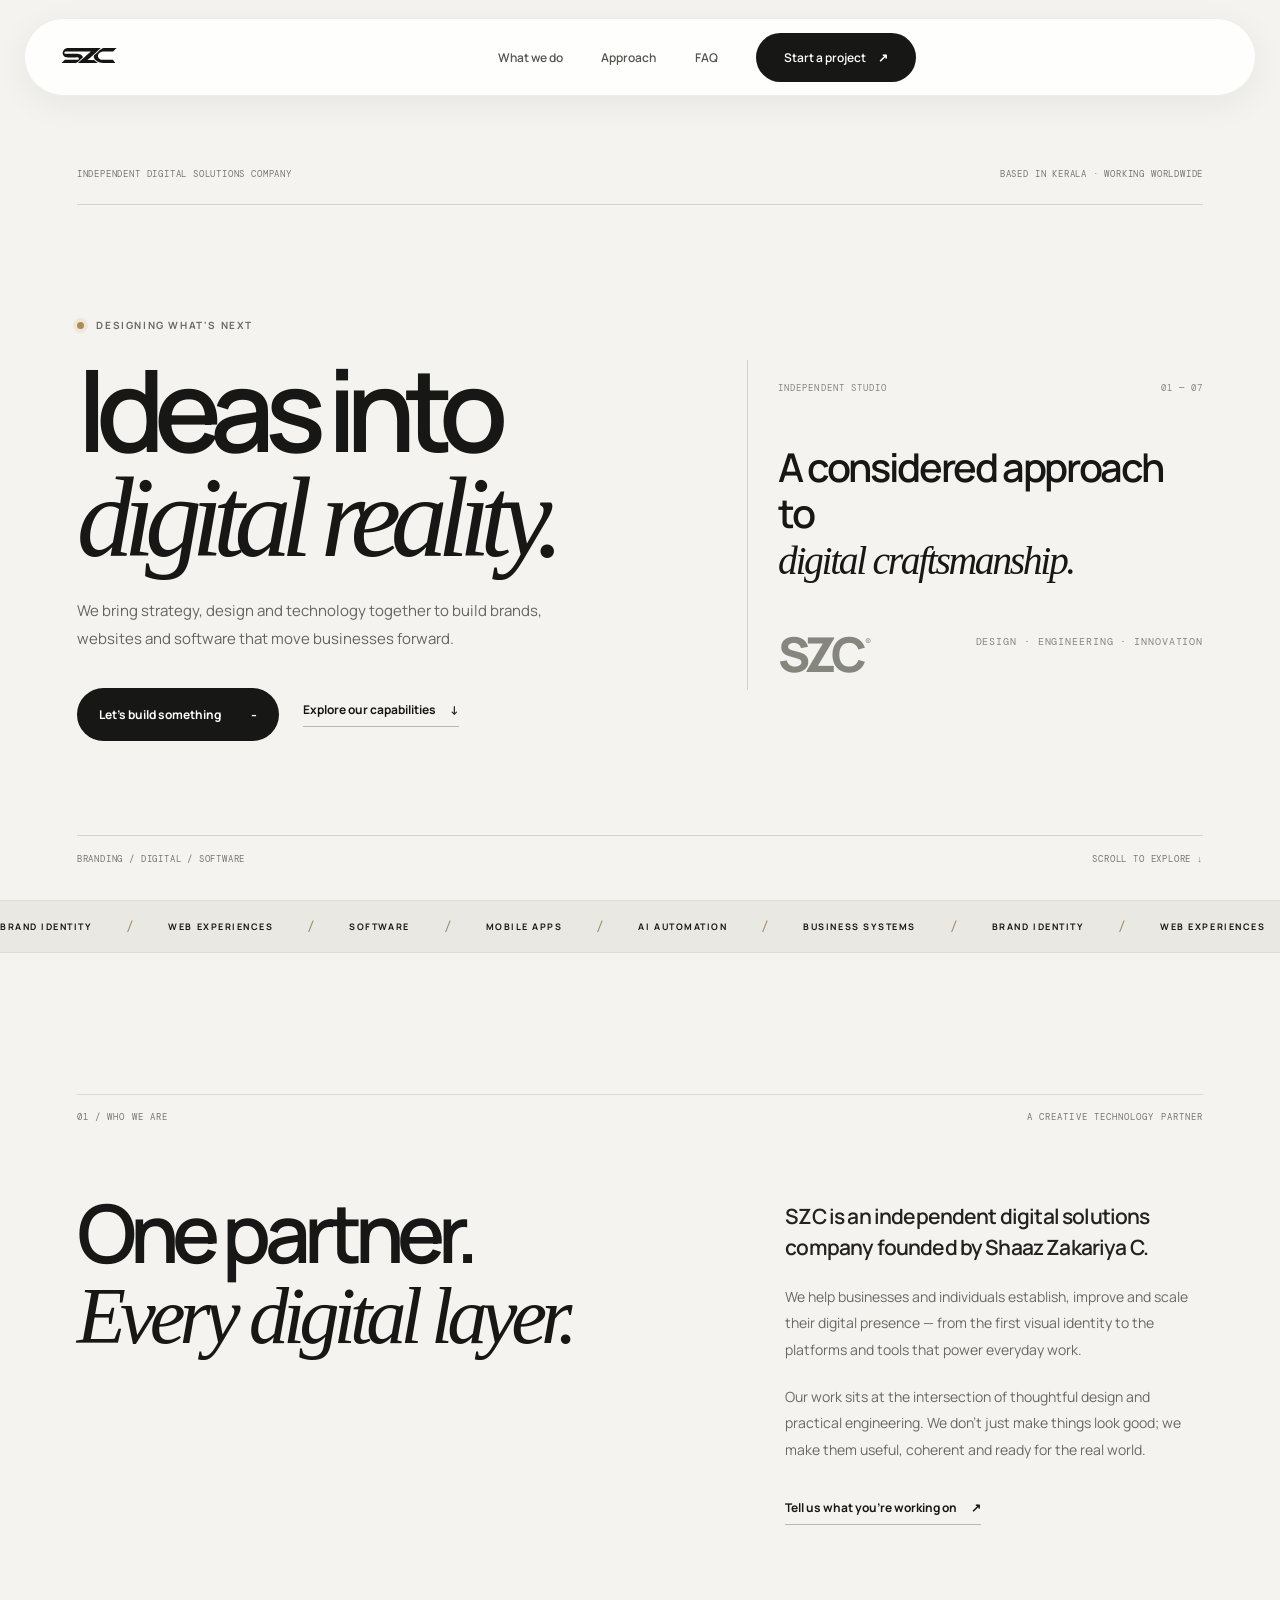
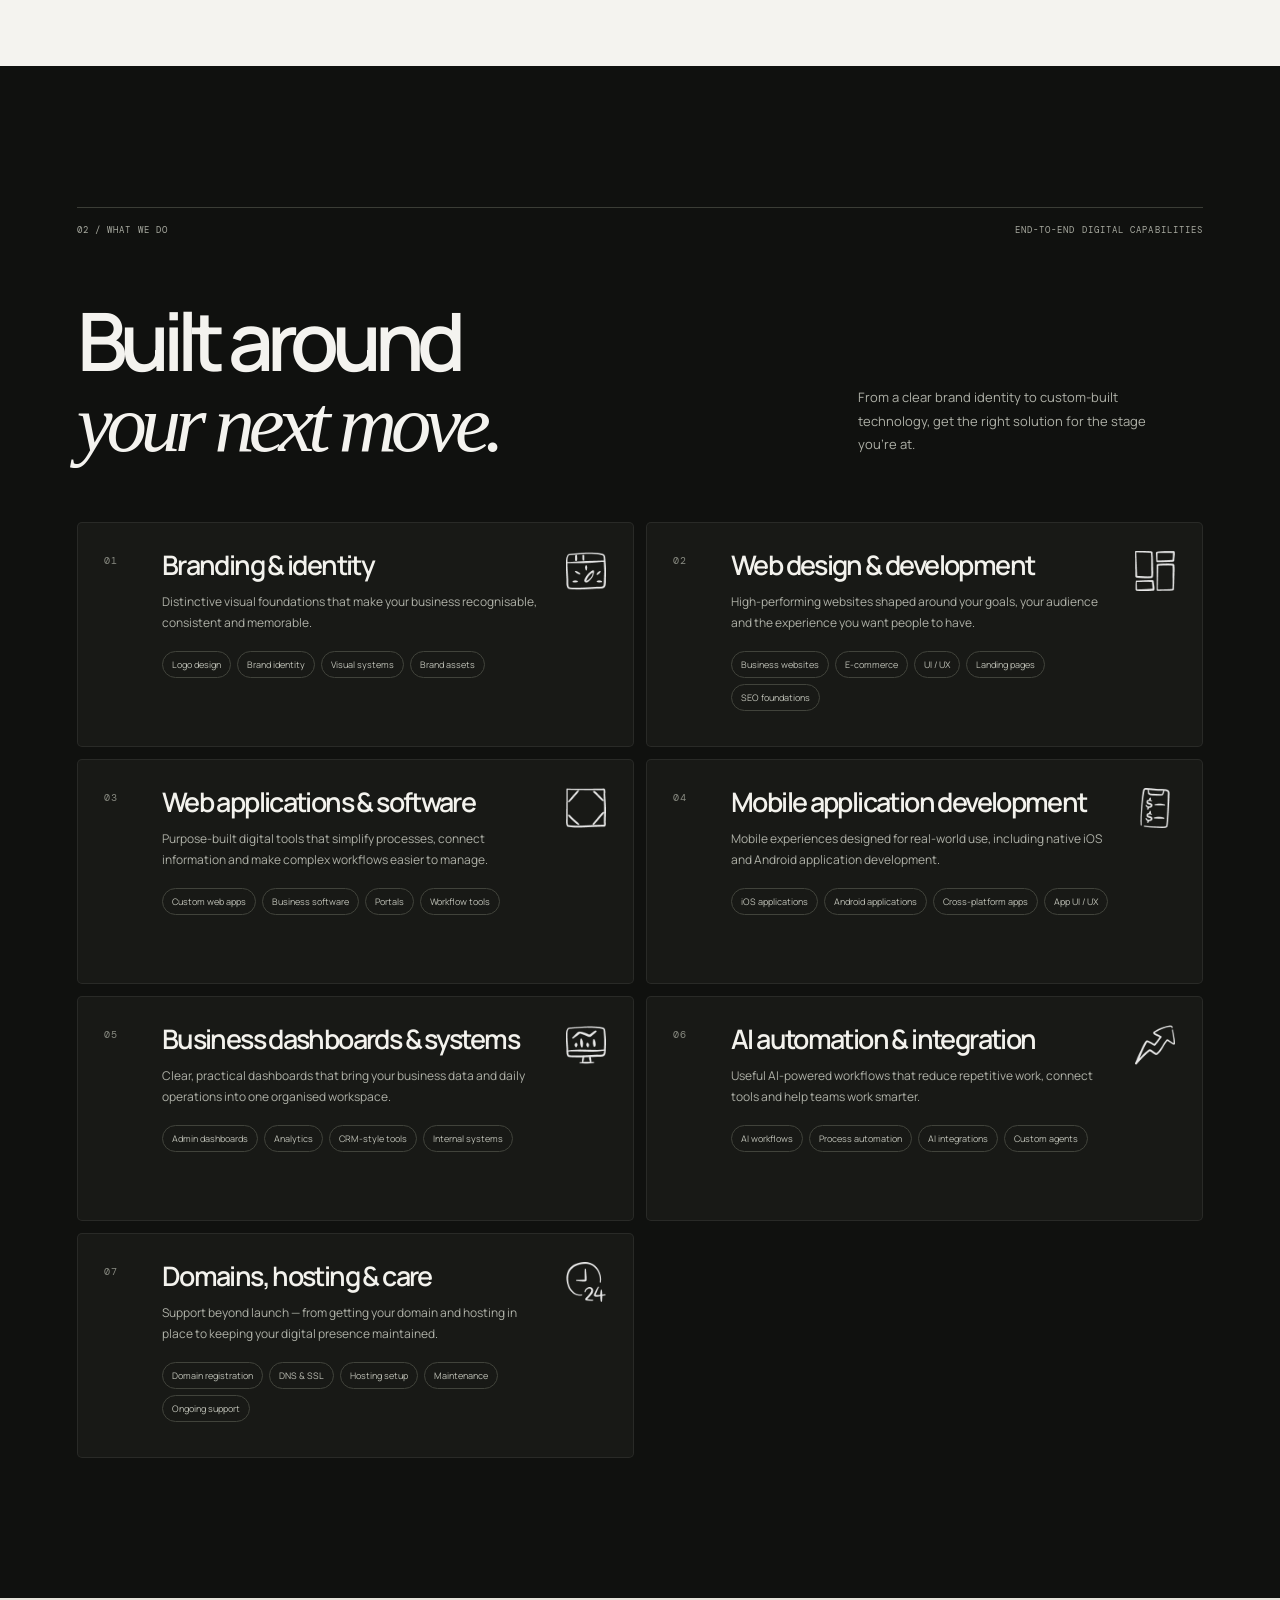
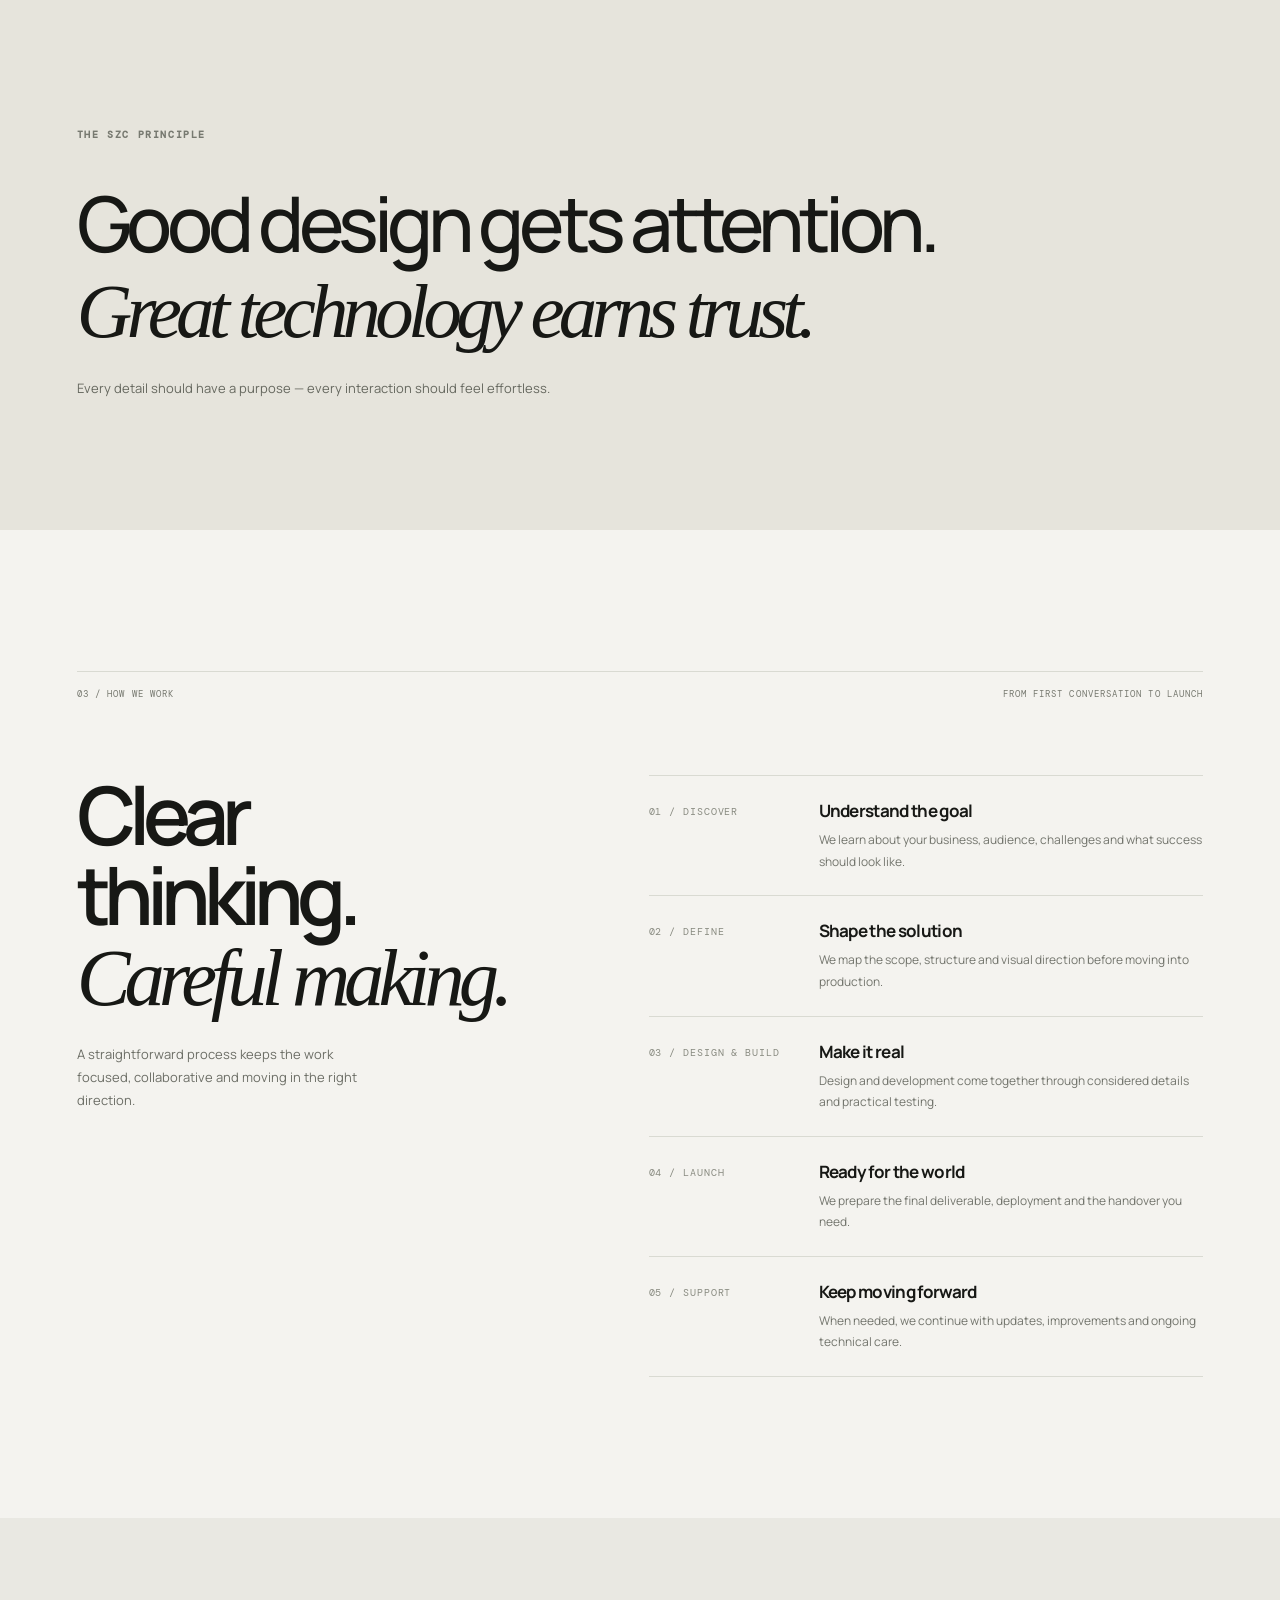
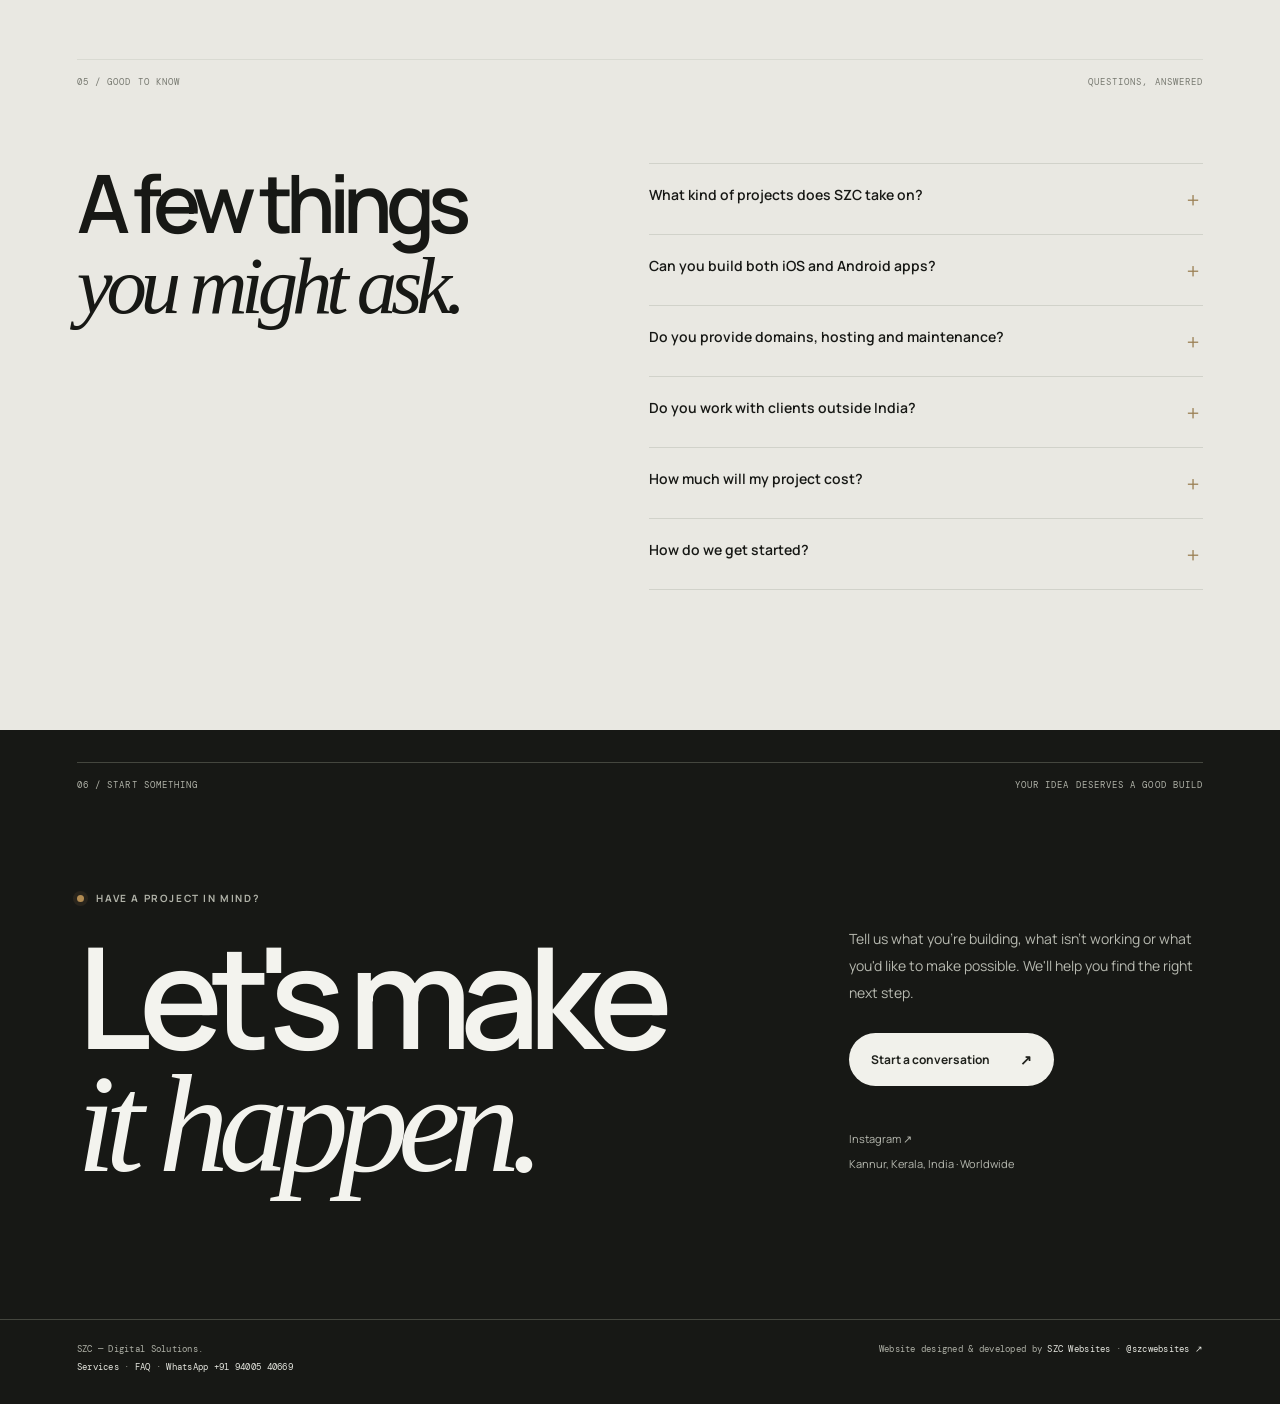
<file: index.html>
<!doctype html>
<html lang="en">
<head>
  <meta charset="utf-8">
  <meta name="viewport" content="width=device-width, initial-scale=1">
  <title>SZC — Digital Solutions, Designed & Built.</title>
  <meta name="description" content="SZC is an independent digital solutions company founded by Shaaz Zakariya C. We design brands, build websites, web applications, mobile apps, business dashboards and AI automations.">
  <meta name="theme-color" content="#f5f5f2">
  <link rel="canonical" href="https://szcwebsites.in/">
  <link rel="icon" href="icon.svg" type="image/svg+xml">
  <link rel="manifest" href="site.webmanifest">
  <meta property="og:type" content="website">
  <meta property="og:title" content="SZC — Digital Solutions, Designed & Built.">
  <meta property="og:description" content="From brand identity to intelligent software, SZC turns ideas into useful digital experiences.">
  <meta property="og:url" content="https://szcwebsites.in/">
  <meta property="og:image" content="https://szcwebsites.in/og-image.png">
  <meta name="twitter:card" content="summary_large_image">
  <link rel="preconnect" href="https://fonts.googleapis.com">
  <link rel="preconnect" href="https://fonts.gstatic.com" crossorigin>
  <link href="https://fonts.googleapis.com/css2?family=DM+Mono:wght@400;500&family=Manrope:wght@400;500;600;700;800&display=swap" rel="stylesheet">
  <link rel="stylesheet" href="style.css">
  <script>document.documentElement.classList.add('js');</script>
  <script type="application/ld+json">
  {
    "@context":"https://schema.org",
    "@type":"ProfessionalService",
    "@id":"https://szcwebsites.in/#business",
    "name":"SZC",
    "url":"https://szcwebsites.in/",
    "logo":"https://szcwebsites.in/szc-logo.svg",
    "description":"An independent digital solutions company providing brand identity, web design and development, software and mobile application development, business dashboards and AI automation.",
    "founder":{"@type":"Person","name":"Shaaz Zakariya C"},
    "areaServed":"Worldwide",
    "address":{"@type":"PostalAddress","addressLocality":"Kannur","addressRegion":"Kerala","addressCountry":"IN"},
    "sameAs":["https://www.instagram.com/shaazzakariyac/"],
    "knowsAbout":["Brand identity","Logo design","Domain registration","Website design","Web development","Web applications","Mobile applications","iOS app development","Android app development","Business dashboards","AI automation","Website maintenance","Hosting"]
  }
  </script>
</head>
<body>
<header class="site-header">
  <a class="brand" href="#home" aria-label="SZC home"><img src="szc-logo.svg" alt="SZC" width="112" height="74"></a>
  <button class="menu-toggle" id="menuToggle" aria-label="Open navigation" aria-expanded="false"><img src="assets/icons/menu-navigation.png" alt="" width="28" height="28"></button>
  <nav class="nav" id="siteNav" aria-label="Main navigation">
    <a href="#services">What we do</a><a href="#approach">Approach</a><a href="#faq">FAQ</a>
    <a class="nav-cta" href="#contact">Start a project <span>↗</span></a>
  </nav>
</header>

<main id="home">
  <section class="hero section-wrap">
    <div class="hero-topline mono"><span>INDEPENDENT DIGITAL SOLUTIONS COMPANY</span><span>BASED IN KERALA · WORKING WORLDWIDE</span></div>
    <div class="hero-main">
      <div class="hero-copy">
        <p class="eyebrow"><span class="status-dot"></span> DESIGNING WHAT'S NEXT</p>
        <h1>Ideas into<br><em>digital reality.</em></h1>
        <p class="hero-intro">We bring strategy, design and technology together to build brands, websites and software that move businesses forward.</p>
        <div class="hero-actions"><a class="button button-dark" href="#contact">Let's build something <span>-</span></a><a class="text-link" href="#services">Explore our capabilities <span>↓</span></a></div>
      </div>
      <aside class="hero-aside">
        <div class="hero-aside-top mono"><span>INDEPENDENT STUDIO</span><span>01 — 07</span></div>
        <p class="hero-aside-statement">A considered approach to<br><em>digital craftsmanship.</em></p>
        <div class="hero-aside-bottom"><span class="hero-aside-mark">SZC<span>®</span></span><span class="mono">DESIGN · ENGINEERING · INNOVATION</span></div>
      </aside>
    </div>
    <div class="hero-bottom mono"><span>BRANDING / DIGITAL / SOFTWARE</span><a href="#about">SCROLL TO EXPLORE ↓</a></div>
  </section>

  <div class="ticker" aria-label="SZC services"><div class="ticker-track">
    <span>BRAND IDENTITY</span><b class="ticker-separator">/</b><span>WEB EXPERIENCES</span><b class="ticker-separator">/</b><span>SOFTWARE</span><b class="ticker-separator">/</b><span>MOBILE APPS</span><b class="ticker-separator">/</b><span>AI AUTOMATION</span><b class="ticker-separator">/</b><span>BUSINESS SYSTEMS</span><b class="ticker-separator">/</b>
    <span>BRAND IDENTITY</span><b class="ticker-separator">/</b><span>WEB EXPERIENCES</span><b class="ticker-separator">/</b><span>SOFTWARE</span><b class="ticker-separator">/</b><span>MOBILE APPS</span><b class="ticker-separator">/</b><span>AI AUTOMATION</span><b class="ticker-separator">/</b><span>BUSINESS SYSTEMS</span><b class="ticker-separator">/</b>
  </div></div>

  <section class="intro section-wrap" id="about">
    <div class="section-label mono"><span>01 / WHO WE ARE</span><span>A CREATIVE TECHNOLOGY PARTNER</span></div>
    <div class="intro-grid">
      <h2>One partner.<br><em>Every digital layer.</em></h2>
      <div class="intro-text"><p class="lead">SZC is an independent digital solutions company founded by Shaaz Zakariya C.</p><p>We help businesses and individuals establish, improve and scale their digital presence — from the first visual identity to the platforms and tools that power everyday work.</p><p>Our work sits at the intersection of thoughtful design and practical engineering. We don't just make things look good; we make them useful, coherent and ready for the real world.</p><a class="inline-link" href="#contact">Tell us what you're working on <span>↗</span></a></div>
    </div>
  </section>

  <section class="services section-wrap" id="services">
    <div class="section-label mono"><span>02 / WHAT WE DO</span><span>END-TO-END DIGITAL CAPABILITIES</span></div>
    <div class="services-heading"><h2>Built around<br><em>your next move.</em></h2><p>From a clear brand identity to custom-built technology, get the right solution for the stage you're at.</p></div>
    <div class="service-list">
      <article class="service-row"><div class="service-no mono">01</div><div class="service-content"><h3>Branding &amp; identity</h3><p>Distinctive visual foundations that make your business recognisable, consistent and memorable.</p><div class="chips"><span>Logo design</span><span>Brand identity</span><span>Visual systems</span><span>Brand assets</span></div></div><div class="service-symbol"><img src="assets/icons/branding.png" alt="" width="48" height="48" loading="lazy"></div></article>
      <article class="service-row"><div class="service-no mono">02</div><div class="service-content"><h3>Web design &amp; development</h3><p>High-performing websites shaped around your goals, your audience and the experience you want people to have.</p><div class="chips"><span>Business websites</span><span>E-commerce</span><span>UI / UX</span><span>Landing pages</span><span>SEO foundations</span></div></div><div class="service-symbol"><img src="assets/icons/web-development.png" alt="" width="48" height="48" loading="lazy"></div></article>
      <article class="service-row"><div class="service-no mono">03</div><div class="service-content"><h3>Web applications &amp; software</h3><p>Purpose-built digital tools that simplify processes, connect information and make complex workflows easier to manage.</p><div class="chips"><span>Custom web apps</span><span>Business software</span><span>Portals</span><span>Workflow tools</span></div></div><div class="service-symbol"><img src="assets/icons/software.png" alt="" width="48" height="48" loading="lazy"></div></article>
      <article class="service-row"><div class="service-no mono">04</div><div class="service-content"><h3>Mobile application development</h3><p>Mobile experiences designed for real-world use, including native iOS and Android application development.</p><div class="chips"><span>iOS applications</span><span>Android applications</span><span>Cross-platform apps</span><span>App UI / UX</span></div></div><div class="service-symbol"><img src="assets/icons/mobile-apps.png" alt="" width="48" height="48" loading="lazy"></div></article>
      <article class="service-row"><div class="service-no mono">05</div><div class="service-content"><h3>Business dashboards &amp; systems</h3><p>Clear, practical dashboards that bring your business data and daily operations into one organised workspace.</p><div class="chips"><span>Admin dashboards</span><span>Analytics</span><span>CRM-style tools</span><span>Internal systems</span></div></div><div class="service-symbol"><img src="assets/icons/business-dashboards.png" alt="" width="48" height="48" loading="lazy"></div></article>
      <article class="service-row"><div class="service-no mono">06</div><div class="service-content"><h3>AI automation &amp; integration</h3><p>Useful AI-powered workflows that reduce repetitive work, connect tools and help teams work smarter.</p><div class="chips"><span>AI workflows</span><span>Process automation</span><span>AI integrations</span><span>Custom agents</span></div></div><div class="service-symbol"><img src="assets/icons/ai-automation.png" alt="" width="48" height="48" loading="lazy"></div></article>
      <article class="service-row"><div class="service-no mono">07</div><div class="service-content"><h3>Domains, hosting &amp; care</h3><p>Support beyond launch — from getting your domain and hosting in place to keeping your digital presence maintained.</p><div class="chips"><span>Domain registration</span><span>DNS &amp; SSL</span><span>Hosting setup</span><span>Maintenance</span><span>Ongoing support</span></div></div><div class="service-symbol"><img src="assets/icons/domains-hosting.png" alt="" width="48" height="48" loading="lazy"></div></article>
    </div>
  </section>

  <section class="statement-band"><div class="section-wrap statement-inner"><p class="eyebrow mono">THE SZC PRINCIPLE</p><h2>Good design gets attention.<br><em>Great technology earns trust.</em></h2><p>Every detail should have a purpose — every interaction should feel effortless.</p></div></section>

  <section class="approach section-wrap" id="approach">
    <div class="section-label mono"><span>03 / HOW WE WORK</span><span>FROM FIRST CONVERSATION TO LAUNCH</span></div>
    <div class="approach-grid"><div><h2>Clear thinking.<br><em>Careful making.</em></h2><p class="approach-intro">A straightforward process keeps the work focused, collaborative and moving in the right direction.</p></div>
      <div class="steps">
        <article><span class="mono">01 / DISCOVER</span><div><h3>Understand the goal</h3><p>We learn about your business, audience, challenges and what success should look like.</p></div></article>
        <article><span class="mono">02 / DEFINE</span><div><h3>Shape the solution</h3><p>We map the scope, structure and visual direction before moving into production.</p></div></article>
        <article><span class="mono">03 / DESIGN &amp; BUILD</span><div><h3>Make it real</h3><p>Design and development come together through considered details and practical testing.</p></div></article>
        <article><span class="mono">04 / LAUNCH</span><div><h3>Ready for the world</h3><p>We prepare the final deliverable, deployment and the handover you need.</p></div></article>
        <article><span class="mono">05 / SUPPORT</span><div><h3>Keep moving forward</h3><p>When needed, we continue with updates, improvements and ongoing technical care.</p></div></article>
      </div>
    </div>
  </section>

  <section class="faq-section section-wrap" id="faq">
    <div class="section-label mono"><span>05 / GOOD TO KNOW</span><span>QUESTIONS, ANSWERED</span></div>
    <div class="faq-grid"><h2>A few things<br><em>you might ask.</em></h2><div class="faq-list">
      <details><summary>What kind of projects does SZC take on?<span>＋</span></summary><p>We work across brand identity, websites, e-commerce, web applications, software, mobile apps, business dashboards and AI automation. The right scope depends on your goals.</p></details>
      <details><summary>Can you build both iOS and Android apps?<span>＋</span></summary><p>Yes. We can plan and develop mobile applications for iOS and Android. The technical approach is selected based on the product requirements and platform needs.</p></details>
      <details><summary>Do you provide domains, hosting and maintenance?<span>＋</span></summary><p>Yes. We can help with domain registration, DNS, SSL, hosting setup and ongoing website maintenance, so you have support beyond launch.</p></details>
      <details><summary>Do you work with clients outside India?<span>＋</span></summary><p>Yes. SZC is based in Kerala, India and works remotely with clients worldwide.</p></details>
      <details><summary>How much will my project cost?<span>＋</span></summary><p>Pricing depends on the scope, features and timeline. Share what you have in mind and we can discuss a suitable plan and quote before work begins.</p></details>
      <details><summary>How do we get started?<span>＋</span></summary><p>Send a short message about your business and project. We’ll take it from there, clarify the requirements and discuss the next steps.</p></details>
    </div></div>
  </section>

  <section class="contact section-wrap" id="contact">
    <div class="section-label mono"><span>06 / START SOMETHING</span><span>YOUR IDEA DESERVES A GOOD BUILD</span></div>
    <div class="contact-main"><div><p class="eyebrow"><span class="status-dot"></span> HAVE A PROJECT IN MIND?</p><h2>Let's make<br><em>it happen.</em></h2></div><div class="contact-side"><p>Tell us what you're building, what isn't working or what you'd like to make possible. We'll help you find the right next step.</p><a class="button button-light" href="https://wa.me/919400540669?text=Hello%20SZC%2C%20I%27d%20like%20to%20discuss%20a%20project." target="_blank" rel="noopener noreferrer">Start a conversation <span>↗</span></a><div class="contact-details"><a href="https://www.instagram.com/shaazzakariyac/" target="_blank" rel="noopener noreferrer">Instagram ↗</a><span>Kannur, Kerala, India · Worldwide</span></div></div></div>
  </section>
</main>
<footer class="site-footer"><div class="footer-row mono"><div>SZC — Digital Solutions.<br><a href="#services">Services</a> · <a href="#faq">FAQ</a> · <a href="https://wa.me/919400540669" target="_blank" rel="noopener noreferrer">WhatsApp +91 94005 40669</a></div><div class="footer-credit">Website designed &amp; developed by <a href="https://szcwebsites.in" target="_blank" rel="noopener noreferrer">SZC Websites</a> · <a href="https://www.instagram.com/shaazzakariyac/" target="_blank" rel="noopener noreferrer">@szcwebsites ↗</a></div></div></footer>
<script src="script.js" defer></script>
</body></html>
</file>
<file: style.css>
*{box-sizing:border-box}html{scroll-behavior:smooth;scroll-padding-top:90px}body{margin:0;background:#f5f5f2;color:#171815;font-family:Manrope,Arial,sans-serif;-webkit-font-smoothing:antialiased}a{color:inherit;text-decoration:none}button{font:inherit}.mono{font-family:"DM Mono",monospace;font-size:10px;letter-spacing:.09em}.section-wrap{width:min(1440px,100%);margin:auto;padding-left:clamp(22px,6vw,92px);padding-right:clamp(22px,6vw,92px)}.site-header{height:88px;padding:0 clamp(22px,6vw,92px);display:flex;align-items:center;justify-content:space-between;position:absolute;z-index:20;top:0;left:0;right:0}.brand img{width:75px;height:55px;object-fit:contain}.nav{display:flex;align-items:center;gap:clamp(18px,3vw,42px);font-size:12px;font-weight:600}.nav a:not(.nav-cta){color:#55564f;transition:color .2s}.nav a:hover{color:#171815}.nav-cta{background:#171815;color:white;padding:13px 18px;border-radius:3px}.nav-cta span{margin-left:12px}.menu-toggle{display:none}.hero{min-height:790px;height:100svh;max-height:1000px;display:flex;flex-direction:column;justify-content:space-between;padding-top:155px;padding-bottom:28px}.hero-topline,.hero-bottom,.section-label{display:flex;justify-content:space-between;color:#777970}.hero-main{display:grid;grid-template-columns:1.05fr .95fr;align-items:center;gap:5vw;padding:35px 0}.eyebrow{font-size:10px;letter-spacing:.16em;color:#696b62;font-weight:700}.status-dot{display:inline-block;width:7px;height:7px;border-radius:50%;background:#b18b52;margin-right:9px;box-shadow:0 0 0 4px #b18b521c}.hero h1,.intro h2,.services h2,.approach h2,.work h2,.faq-section h2,.contact h2{font-size:clamp(58px,8vw,116px);line-height:.99;letter-spacing:-.085em;font-weight:600;margin:28px 0}.hero h1 em,.intro h2 em,.services h2 em,.approach h2 em,.work h2 em,.faq-section h2 em,.contact h2 em,.statement-inner h2 em{font-family:Georgia,serif;font-weight:400;letter-spacing:-.075em}.hero-intro{max-width:490px;font-size:16px;line-height:1.8;color:#64665e}.hero-actions{display:flex;align-items:center;gap:28px;margin-top:35px}.button{display:inline-flex;align-items:center;justify-content:space-between;gap:30px;padding:17px 20px;font-size:12px;font-weight:700;transition:transform .2s,background .2s}.button:hover{transform:translateY(-3px)}.button-dark{background:#171815;color:white}.button-dark:hover{background:#35372f}.text-link,.inline-link{font-size:12px;font-weight:700;border-bottom:1px solid #b9bab2;padding-bottom:8px}.text-link span,.inline-link span{margin-left:12px}.hero-art{height:min(440px,40vw);min-height:300px;position:relative;display:grid;place-items:center}.art-orbit{position:absolute;border:1px solid #d5d6ce;border-radius:50%;transform:rotate(-25deg)}.orbit-one{width:85%;height:68%}.orbit-two{width:65%;height:100%;transform:rotate(55deg)}.art-core{width:225px;height:225px;background:#e6e7df;border-radius:50%;display:flex;align-items:center;justify-content:center;gap:5px;box-shadow:inset 0 0 0 1px #d1d2c9,0 25px 70px #25271a12;font-size:57px;font-weight:800;letter-spacing:-.12em;padding-right:13px}.art-core span:nth-child(2){transform:translateY(-17px)}.art-core span:nth-child(3){transform:translateY(13px)}.art-caption{position:absolute;right:0;bottom:3%;line-height:1.8;color:#777970}.art-index{position:absolute;left:1%;top:8%;color:#777970}.ticker{overflow:hidden;background:#e9eae4;border-top:1px solid #dedfd7;border-bottom:1px solid #dedfd7;padding:18px 0}.ticker-track{display:flex;align-items:center;justify-content:space-around;gap:38px;white-space:nowrap;min-width:max-content;animation:marquee 34s linear infinite}.ticker span{font-size:11px;letter-spacing:.14em;font-weight:700}.ticker b{font-size:17px;color:#a98c5a}@keyframes marquee{to{transform:translateX(-50%)}}.intro,.services,.approach,.work,.faq-section{padding-top:145px;padding-bottom:145px}.section-label{border-top:1px solid #d9dad2;padding-top:16px}.intro-grid{display:grid;grid-template-columns:1fr .72fr;gap:10vw;margin-top:70px}.intro h2,.services h2,.approach h2,.work h2,.faq-section h2{font-size:clamp(48px,6.3vw,88px);margin:0}.intro-text{padding-top:8px}.intro-text p{font-size:14px;line-height:1.9;color:#686a62;margin:0 0 20px}.intro-text .lead{font-size:21px;line-height:1.5;color:#22231f;font-weight:600;letter-spacing:-.04em}.inline-link{display:inline-block;margin-top:16px}.services{background:#ecece6;max-width:none;padding-left:max(clamp(22px,6vw,92px),calc((100vw - 1256px)/2));padding-right:max(clamp(22px,6vw,92px),calc((100vw - 1256px)/2))}.services-heading{display:flex;justify-content:space-between;align-items:end;gap:40px;margin:65px 0 75px}.services-heading>p{max-width:300px;color:#686a62;font-size:13px;line-height:1.8;margin:0 4% 7px 0}.service-list{border-top:1px solid #d1d2ca}.service-row{display:grid;grid-template-columns:70px 1fr 100px;gap:20px;padding:30px 0;border-bottom:1px solid #d1d2ca;align-items:start;transition:padding .25s}.service-row:hover{padding-left:12px;padding-right:12px}.service-no{color:#92948a;padding-top:9px}.service-content h3{font-size:clamp(22px,3vw,34px);letter-spacing:-.06em;margin:0 0 9px;font-weight:600}.service-content>p{font-size:13px;line-height:1.8;color:#6a6c63;max-width:660px;margin:0}.chips{display:flex;flex-wrap:wrap;gap:7px;margin-top:17px}.chips span{border:1px solid #d2d3cb;border-radius:30px;padding:7px 11px;font-size:10px;color:#67695f}.service-symbol{justify-self:end;font-size:35px;color:#a68a5c;padding-top:5px}.statement-band{background:#20221d;color:#f3f3ee;padding:120px 0}.statement-inner .eyebrow{color:#b3b4aa}.statement-inner h2{font-size:clamp(38px,6vw,78px);line-height:1.1;letter-spacing:-.07em;font-weight:500;margin:40px 0 25px}.statement-inner>p:last-child{font-size:13px;color:#b8bab0}.approach-grid{display:grid;grid-template-columns:.8fr 1fr;gap:10vw;margin-top:75px}.approach-intro{max-width:300px;font-size:13px;line-height:1.8;color:#6c6e66;margin-top:25px}.steps article{display:grid;grid-template-columns:150px 1fr;gap:20px;border-top:1px solid #d9dad2;padding:23px 0}.steps article:last-child{border-bottom:1px solid #d9dad2}.steps article>span{color:#898b81;padding-top:6px}.steps h3{margin:0 0 7px;font-size:17px;letter-spacing:-.04em}.steps p{margin:0;color:#73756d;font-size:12px;line-height:1.8;max-width:430px}.work{padding-top:50px}.work-head{display:flex;justify-content:space-between;align-items:end;margin:65px 0 45px}.work-head>p{max-width:250px;color:#74766e;font-size:13px;line-height:1.8}.work-card{display:block}.work-image{background:#dfe4d8;padding:20px;min-height:430px;position:relative;overflow:hidden}.browser-bar{height:30px;display:flex;align-items:center;gap:6px;border-bottom:1px solid #cbd1c3;padding-bottom:12px}.browser-bar i{width:6px;height:6px;border-radius:50%;background:#aeb7a5}.browser-bar span{margin-left:10px;color:#737d6c;font-size:9px}.work-preview{height:350px;position:relative;display:flex;flex-direction:column;justify-content:center;padding-left:12%;color:#243d2d}.preview-kicker{font-size:9px;letter-spacing:.16em}.work-preview strong{font-family:Georgia,serif;font-size:clamp(55px,9vw,112px);font-weight:400;line-height:.9;letter-spacing:-.08em;margin-top:22px;z-index:1}.work-preview strong span{color:#b78b43}.preview-cta{font-size:9px;letter-spacing:.15em;margin-top:28px;z-index:1}.preview-sun{position:absolute;width:350px;height:350px;border-radius:50%;background:#c4d0b8;right:13%;top:5%;box-shadow:0 0 0 40px #c4d0b833,0 0 0 80px #c4d0b822}.work-meta{display:flex;justify-content:space-between;align-items:center;padding:23px 0;border-bottom:1px solid #d9dad2}.work-meta .mono{color:#85877e;font-size:9px}.work-meta h3{font-size:22px;letter-spacing:-.05em;margin:9px 0 0}.work-arrow{font-size:25px}.work-note{color:#898b82;margin-top:25px}.work-note a{color:#20221d;margin-left:12px}.faq-section{background:#ecece6;max-width:none;padding-left:max(clamp(22px,6vw,92px),calc((100vw - 1256px)/2));padding-right:max(clamp(22px,6vw,92px),calc((100vw - 1256px)/2))}.faq-grid{display:grid;grid-template-columns:.8fr 1fr;gap:10vw;margin-top:75px}.faq-list details{border-top:1px solid #d1d2ca;padding:21px 0}.faq-list details:last-child{border-bottom:1px solid #d1d2ca}.faq-list summary{cursor:pointer;list-style:none;display:flex;justify-content:space-between;gap:20px;font-size:14px;font-weight:600}.faq-list summary::-webkit-details-marker{display:none}.faq-list summary span{font-size:20px;font-weight:400;color:#9b8055;transition:transform .2s}.faq-list details[open] summary span{transform:rotate(45deg)}.faq-list details p{font-size:12px;line-height:1.8;color:#6d6f66;max-width:550px;margin:14px 30px 0 0}.contact{background:#20221d;color:#f3f3ee;max-width:none;padding-top:32px;padding-bottom:65px}.contact .section-label{border-color:#44463e;color:#b1b3a9}.contact-main{display:grid;grid-template-columns:1fr .55fr;gap:10vw;padding:90px 0 70px}.contact .eyebrow{color:#b1b3a9}.contact h2{font-size:clamp(75px,11vw,150px);margin:30px 0 0;line-height:.86}.contact-side{padding-top:45px}.contact-side>p{font-size:14px;line-height:1.9;color:#b7b9b0;max-width:390px;margin:0 0 27px}.button-light{background:#f1f1eb;color:#20221d}.button-light:hover{background:#d9dacd}.contact-details{display:flex;flex-direction:column;gap:10px;margin-top:45px;color:#b7b9b0;font-size:11px}.contact-details a:hover{color:white}.site-footer{background:#20221d;color:#aeb0a6;padding:20px clamp(22px,6vw,92px) 28px;border-top:1px solid #44463e}.footer-row{max-width:1256px;margin:auto;display:flex;justify-content:space-between;gap:30px;line-height:2;font-size:9px;letter-spacing:.03em}.footer-row a{color:#e5e6df}.footer-row a:hover{text-decoration:underline}.footer-credit{text-align:right}.js .hero-copy,.js .hero-art,.js .service-row,.js .steps article{animation:rise .7s both}.js .hero-art{animation-delay:.15s}@keyframes rise{from{opacity:0;transform:translateY(18px)}to{opacity:1;transform:translateY(0)}}@media(max-width:800px){.site-header{height:76px}.menu-toggle{display:flex;flex-direction:column;gap:6px;border:0;background:none;padding:12px;z-index:3}.menu-toggle span{display:block;width:23px;height:1px;background:#171815}.nav{display:none;position:absolute;top:66px;left:18px;right:18px;background:#f5f5f2;padding:22px;box-shadow:0 15px 40px #0002;align-items:stretch;flex-direction:column;gap:20px}.nav.open{display:flex}.nav-cta{text-align:center}.hero{min-height:760px;height:auto;padding-top:135px}.hero-topline span:last-child{display:none}.hero-main{grid-template-columns:1fr;gap:5px;padding:50px 0 20px}.hero h1{font-size:clamp(65px,14vw,100px)}.hero-intro{font-size:14px}.hero-art{height:300px;min-height:270px;width:100%}.art-core{width:170px;height:170px;font-size:44px}.art-caption{font-size:8px}.hero-bottom{font-size:8px}.intro,.services,.approach,.work,.faq-section{padding-top:90px;padding-bottom:90px}.section-label{font-size:8px}.intro-grid,.approach-grid,.faq-grid{grid-template-columns:1fr;gap:35px;margin-top:45px}.intro h2,.services h2,.approach h2,.work h2,.faq-section h2{font-size:clamp(48px,11vw,75px)}.services-heading,.work-head{display:block;margin:45px 0}.services-heading>p,.work-head>p{margin-top:22px}.service-row{grid-template-columns:35px 1fr 35px;gap:10px;padding:24px 0}.service-content h3{font-size:22px}.service-content>p{font-size:12px}.service-symbol{font-size:25px}.service-no{font-size:9px}.statement-band{padding:85px 0}.statement-inner h2{font-size:clamp(37px,9vw,60px)}.steps article{grid-template-columns:105px 1fr;gap:10px}.steps article>span{font-size:8px}.work-image{min-height:330px;padding:14px}.work-preview{height:270px;padding-left:7%}.work-preview strong{font-size:65px}.preview-sun{width:230px;height:230px;right:-3%;top:14%}.contact-main{grid-template-columns:1fr;gap:20px;padding:70px 0 55px}.contact h2{font-size:clamp(80px,17vw,130px)}.contact-side{padding-top:20px}.footer-row{flex-direction:column;gap:14px}.footer-credit{text-align:left}.ticker-track{gap:25px}.ticker span{font-size:9px}}@media(prefers-reduced-motion:reduce){*,*::before,*::after{scroll-behavior:auto!important;animation-duration:.01ms!important;animation-iteration-count:1!important;transition-duration:.01ms!important}}

/* =========================================================
   SZC visual refinement — editorial / premium studio system
   ========================================================= */
:root{
  --bg:#f4f3ef;--surface:#fff;--surface-2:#e9e8e2;--text:#171815;
  --muted:#777970;--line:rgba(23,24,21,.15);--accent:#9b794d;
  --dark:#10110f;--dark-card:#181916;--max:1440px;
}
html{scroll-padding-top:110px}
body{background:var(--bg);color:var(--text);overflow-x:clip}
.site-header{
  position:fixed;top:18px;left:50%;right:auto;transform:translateX(-50%);
  width:min(calc(100% - 48px),1320px);height:78px;padding:0 16px 0 25px;
  border:1px solid rgba(23,24,21,.07);border-radius:999px;background:rgba(255,255,255,.88);
  box-shadow:0 8px 35px rgba(22,23,19,.055);backdrop-filter:blur(22px);
  -webkit-backdrop-filter:blur(22px);z-index:100;
}
.brand{display:flex;align-items:center;flex:0 0 125px;min-width:0}
.brand img{width:78px;height:55px;object-position:left center}
.nav{flex:1;display:flex;align-items:center;justify-content:center;gap:clamp(18px,3vw,46px);font-size:12px}
.nav a:not(.nav-cta){color:#55574f;white-space:nowrap}
.nav a.active:not(.nav-cta){color:#171815}
.nav a.active:not(.nav-cta)::after{content:"";display:block;width:4px;height:4px;margin:5px auto -9px;border-radius:50%;background:var(--accent)}
.nav-cta{min-width:160px;text-align:center;border-radius:999px;padding:16px 22px;background:#171815;color:#fff}
.nav-cta span{margin-left:10px}
.menu-toggle{display:none}
.hero{min-height:min(900px,100svh);height:auto;max-height:none;padding-top:168px;padding-bottom:35px;justify-content:space-between}
.hero-topline{padding-bottom:24px;border-bottom:1px solid var(--line);font-size:9px}
.hero-main{grid-template-columns:minmax(0,1.12fr) minmax(280px,.88fr);gap:clamp(35px,7vw,110px);align-items:center;padding:clamp(75px,11vh,135px) 0 clamp(70px,10vh,110px);min-width:0}
.hero-copy{min-width:0}
.hero h1{font-size:clamp(66px,8.9vw,132px);line-height:.91;letter-spacing:-.095em;margin:25px 0 28px;max-width:900px;overflow-wrap:normal}
.hero h1 em{display:inline-block;font-weight:400;letter-spacing:-.09em}
.hero-intro{font-size:15px;line-height:1.85;max-width:470px}
.hero-actions{gap:24px;flex-wrap:wrap}
.button{border-radius:999px;padding:17px 22px}
.button span{font-size:14px}
.text-link{border-bottom:1px solid #b8b9b0}
.hero-aside{min-height:330px;display:flex;flex-direction:column;justify-content:space-between;padding:22px 0 16px 30px;border-left:1px solid var(--line);min-width:0}
.hero-aside-top,.hero-aside-bottom{display:flex;justify-content:space-between;gap:15px;color:#85877e;font-size:9px;letter-spacing:.12em}
.hero-aside-statement{font-size:clamp(24px,3.1vw,44px);line-height:1.16;letter-spacing:-.06em;font-weight:600;margin:0}
.hero-aside-statement em{font-family:Georgia,serif;font-weight:400}
.hero-aside-mark{font-size:48px;font-weight:800;letter-spacing:-.13em;line-height:.8}
.hero-aside-mark span{font:10px Manrope,sans-serif;vertical-align:top;margin-left:5px;letter-spacing:0}
.hero-bottom{font-size:9px;border-top:1px solid var(--line);padding-top:17px}
.ticker{background:#e9e8e2;border-color:#deddd5;padding:17px 0}
.ticker-track{animation-duration:48s;gap:34px}
.ticker span{font-size:9px;letter-spacing:.17em}
.ticker b.ticker-separator{font-family:"DM Mono",monospace;font-size:13px;font-weight:400;color:#a18a69}
.section-label{font-size:9px;letter-spacing:.12em}
.intro,.approach,.work,.faq-section{padding-top:clamp(95px,11vw,155px);padding-bottom:clamp(95px,11vw,155px)}
.services{
  background:var(--dark);color:#f4f3ef;max-width:none;
  padding-top:clamp(95px,11vw,155px);padding-bottom:clamp(95px,11vw,155px);
  padding-left:max(clamp(22px,6vw,92px),calc((100vw - 1256px)/2));
  padding-right:max(clamp(22px,6vw,92px),calc((100vw - 1256px)/2));
}
.services .section-label{color:#a8aaa0;border-color:#3b3d36}
.services-heading{margin:65px 0 58px;align-items:end}
.services-heading>p{color:#aeb0a7}
.service-list{border:0;display:grid;grid-template-columns:repeat(2,minmax(0,1fr));gap:12px}
.service-row{
  background:var(--dark-card);border:1px solid rgba(255,255,255,.075);border-radius:5px;
  padding:27px 26px 25px;min-height:225px;grid-template-columns:42px minmax(0,1fr) 46px;
  gap:16px;align-items:start;transition:background .35s,border-color .35s,transform .35s;
}
.service-row:hover{padding:27px 26px 25px;background:#20221d;border-color:rgba(255,255,255,.2);transform:translateY(-3px)}
.service-no{color:#898b82;padding-top:4px}
.service-content h3{color:#f3f2ed;font-size:clamp(20px,2.1vw,27px);line-height:1.1;margin:0 0 12px}
.service-content>p{color:#aeb0a7;font-size:12px;line-height:1.75}
.chips{gap:6px;margin-top:18px}
.chips span{border-color:#41433b;color:#bfc1b7;padding:6px 9px;font-size:9px}
.service-symbol{justify-self:end;padding:0;margin-top:0;width:42px;height:42px;display:grid;place-items:center}
.service-symbol img{display:block;width:40px;height:40px;object-fit:contain;filter:brightness(0) invert(1);opacity:.9}
.statement-band{background:#e6e4dc;color:#171815}
.statement-inner .eyebrow{color:#777970}
.statement-inner>p:last-child{color:#66685f}
.faq-section{background:#e9e8e2}
.contact{background:#171815}
.site-footer{background:#171815}
@media(max-width:900px){
 .site-header{width:calc(100% - 30px);height:68px;top:12px;padding:0 12px 0 20px}
 .brand{flex-basis:auto}
 .brand img{width:68px;height:49px}
 .menu-toggle{display:flex;align-items:center;justify-content:center;width:46px;height:46px;border-radius:50%;background:#f0f0eb;z-index:5}
 .menu-toggle span{width:18px;height:1.5px;background:#171815}
 .nav{display:none;position:absolute;top:76px;left:0;right:0;max-width:none;padding:25px 22px 22px;background:#fff;border:1px solid var(--line);border-radius:22px;box-shadow:0 18px 50px #00000014;align-items:stretch;flex-direction:column;gap:18px}
 .nav.open{display:flex}
 .nav a:not(.nav-cta){padding:4px 0}
 .nav a.active:not(.nav-cta)::after{display:none}
 .nav-cta{width:100%}
 .hero{min-height:0;padding-top:145px}
 .hero-main{grid-template-columns:minmax(0,1fr) minmax(210px,.65fr);gap:35px;padding:80px 0}
 .hero h1{font-size:clamp(60px,9vw,92px)}
 .hero-aside{min-height:270px;padding-left:22px}
 .hero-aside-statement{font-size:clamp(22px,3.5vw,32px)}
 .service-list{grid-template-columns:1fr}
 .service-row{min-height:0}
}
@media(max-width:600px){
 .site-header{height:62px;top:10px}
 .hero{padding-top:125px}
 .hero-topline span:first-child{max-width:170px;line-height:1.6}
 .hero-topline span:last-child{max-width:130px;text-align:right;line-height:1.6}
 .hero-main{grid-template-columns:1fr;gap:35px;padding:66px 0 55px}
 .hero h1{font-size:clamp(58px,14vw,86px);line-height:.94;margin:22px 0}
 .hero-intro{font-size:13px;max-width:390px}
 .hero-actions{align-items:flex-start;flex-direction:column;gap:20px}
 .hero-aside{min-height:160px;border-left:0;border-top:1px solid var(--line);padding:18px 0 0;gap:22px}
 .hero-aside-statement{font-size:29px}
 .hero-aside-mark{font-size:38px}
 .hero-aside-bottom{align-items:end}
 .hero-bottom{font-size:8px}
 .services-heading{margin:45px 0 38px}
 .service-row{grid-template-columns:30px minmax(0,1fr) 38px;gap:10px;padding:23px 17px;min-height:0}
 .service-row:hover{padding:23px 17px}
 .service-content h3{font-size:21px}
 .service-content>p{font-size:11px}
 .service-symbol{width:34px;height:34px}
 .service-symbol img{width:34px;height:34px}
 .chips span{font-size:8px}
 .section-label{gap:20px}
 .section-label span:last-child{text-align:right}
}
@media(prefers-reduced-motion:reduce){
 .ticker-track{animation:none}
 .service-row,.button{transition:none}
}

.menu-toggle img{display:block;width:27px;height:27px;object-fit:contain;opacity:.85}
@media(max-width:900px){.menu-toggle span{display:none}}
</file>
